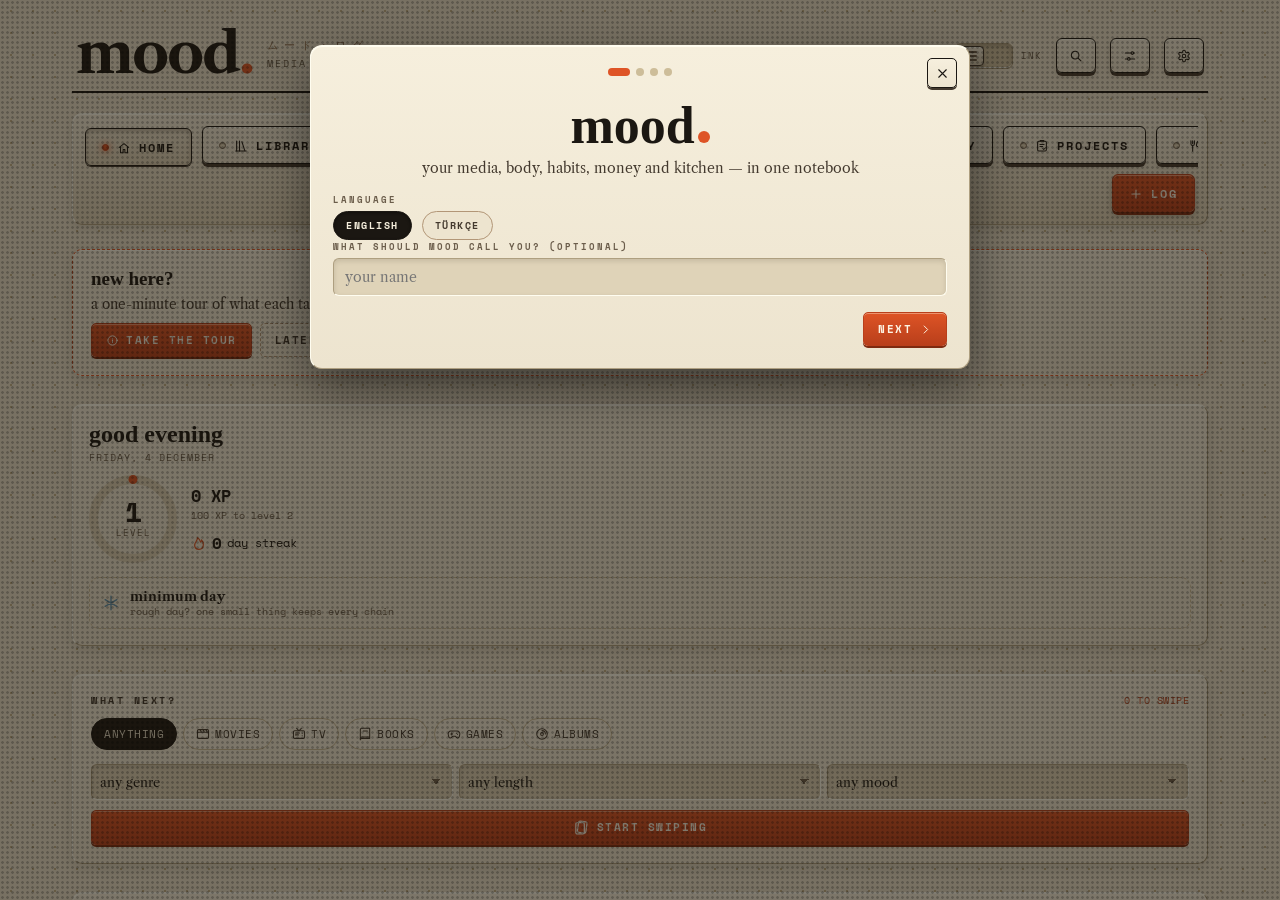
<file: index.html>
<!doctype html>
<html lang="en">
<head>
<meta charset="utf-8">
<meta name="viewport" content="width=device-width, initial-scale=1">
<title>mood.</title>
<link rel="manifest" href="manifest.webmanifest">
<meta http-equiv="refresh" content="0; url=mood.html">
<style>body{margin:0; background:#EDE4CF; color:#1B1712; font:16px Georgia, serif; display:grid; place-items:center; height:100vh}</style>
</head>
<body><a href="mood.html">open mood</a></body>
</html>
</file>
